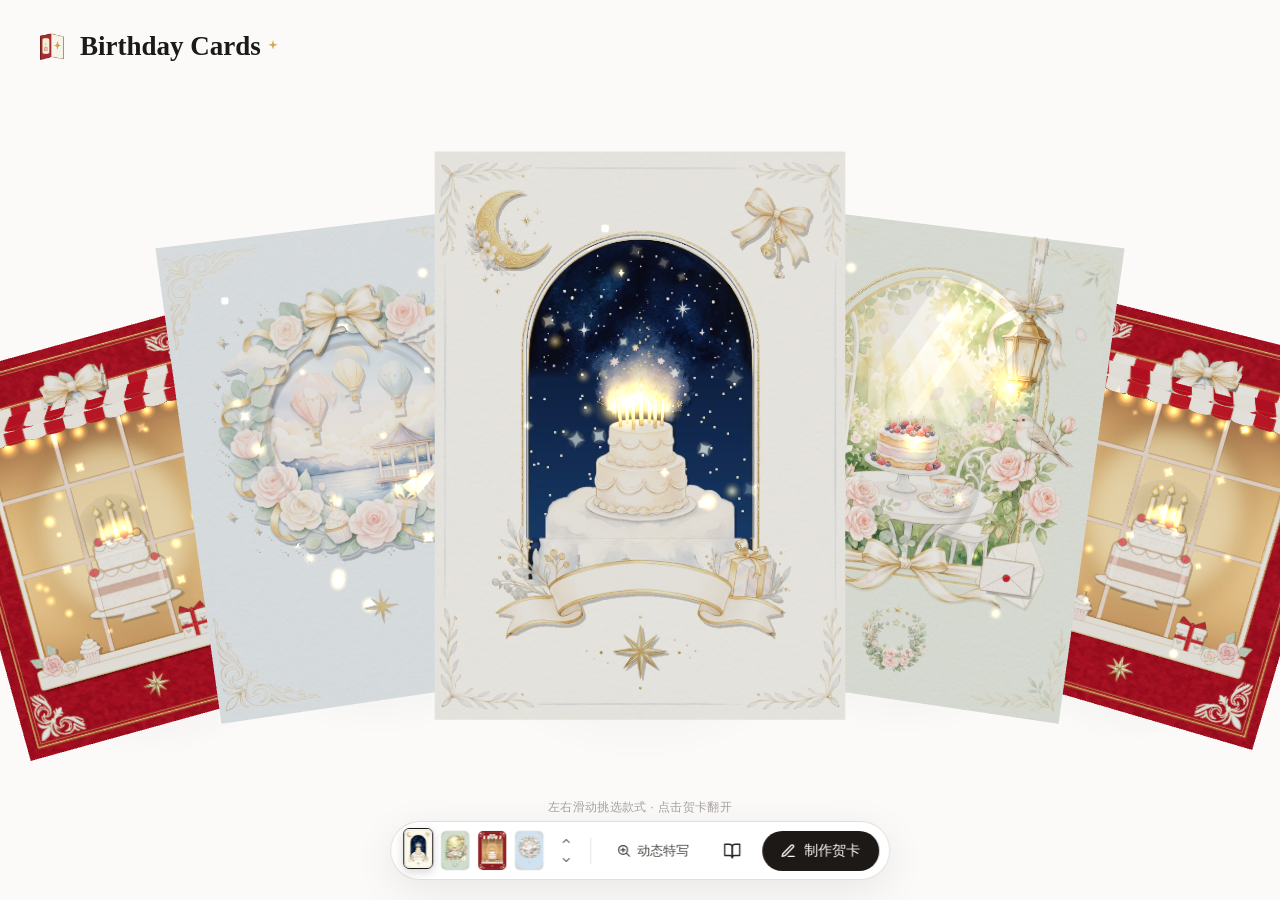
<file: docs/index.html>
<!DOCTYPE html>
<html lang="zh-CN">
<head>
  <meta charset="UTF-8" />
  <meta name="viewport" content="width=device-width, initial-scale=1.0, maximum-scale=1.0, user-scalable=no" />
  <title>Birthday Cards — 制作与分享你的生日贺卡</title>
  <meta property="og:title" content="Birthday Cards — 制作与分享你的生日贺卡" />
  <meta property="og:description" content="亲手挑一张 3D 立体生日贺卡，写下祝福、装进信封、盖上火漆印章，附带专属微信生日红包送给朋友。" />
  <meta property="og:type" content="website" />
  <link rel="icon" type="image/webp" href="./assets/brand/mark.webp" />
  <link rel="stylesheet" href="./css/styles.css" />
</head>
<body>
  <div id="site-loading" class="site-loading" aria-hidden="false">
    <div class="loading-inner">
      <div class="loading-illustration">
        <img src="./assets/brand/mark.webp" alt="" class="loading-mark" />
        <svg class="loading-sparkles" viewBox="0 0 120 80" fill="none" aria-hidden="true">
          <path d="M22 18L24 23L29 25L24 27L22 32L20 27L15 25L20 23Z" fill="#d4a84f" />
          <path d="M98 14L99.5 18L103.5 19.5L99.5 21L98 25L96.5 21L92.5 19.5L96.5 18Z" fill="#d4a84f" />
          <circle cx="92" cy="60" r="2.2" fill="#d4a84f" opacity="0.7" />
          <circle cx="30" cy="62" r="1.8" fill="#d4a84f" opacity="0.6" />
        </svg>
      </div>
      <div class="loading-title">Birthday Cards</div>
      <div class="loading-subtitle">A little birthday magic is on its way...</div>
    </div>
  </div>

  <div id="app"></div>
  <div id="toast-container" class="toast-container" aria-live="polite"></div>

  <script>
    window.__STANDALONE_BUNDLE__ = true;
    window.__INLINE_ASSETS__ = {"/assets/brand/mark.png": "./assets/brand/mark.webp", "/assets/cards/candlelight-wish/cover.png": "./assets/cards/candlelight-wish/cover.webp", "/assets/cards/candlelight-wish/emblem.png": "./assets/cards/candlelight-wish/emblem.webp", "/assets/cards/candlelight-wish/foil.png": "./assets/cards/candlelight-wish/foil.webp", "/assets/cards/candlelight-wish/layers/bg.png": "./assets/cards/candlelight-wish/layers/bg.webp", "/assets/cards/candlelight-wish/layers/cake.png": "./assets/cards/candlelight-wish/layers/cake.webp", "/assets/cards/candlelight-wish/layers/frame.png": "./assets/cards/candlelight-wish/layers/frame.webp", "/assets/cards/candlelight-wish/layers/prop-bells.png": "./assets/cards/candlelight-wish/layers/prop-bells.webp", "/assets/cards/candlelight-wish/layers/prop-moon.png": "./assets/cards/candlelight-wish/layers/prop-moon.webp", "/assets/cards/candlelight-wish/layers/prop-ribbon.png": "./assets/cards/candlelight-wish/layers/prop-ribbon.webp", "/assets/cards/candlelight-wish/layers/prop-star.png": "./assets/cards/candlelight-wish/layers/prop-star.webp", "/assets/cards/candlelight-wish/relief-normal.png": "./assets/cards/candlelight-wish/relief-normal.webp", "/assets/cards/candlelight-wish/thumb.png": "./assets/cards/candlelight-wish/thumb.webp", "/assets/cards/garden-tea/cover.png": "./assets/cards/garden-tea/cover.webp", "/assets/cards/garden-tea/emblem.png": "./assets/cards/garden-tea/emblem.webp", "/assets/cards/garden-tea/foil.png": "./assets/cards/garden-tea/foil.webp", "/assets/cards/garden-tea/layers/bg.png": "./assets/cards/garden-tea/layers/bg.webp", "/assets/cards/garden-tea/layers/frame.png": "./assets/cards/garden-tea/layers/frame.webp", "/assets/cards/garden-tea/layers/prop-envelope.png": "./assets/cards/garden-tea/layers/prop-envelope.webp", "/assets/cards/garden-tea/layers/prop-lantern.png": "./assets/cards/garden-tea/layers/prop-lantern.webp", "/assets/cards/garden-tea/layers/prop-ribbon.png": "./assets/cards/garden-tea/layers/prop-ribbon.webp", "/assets/cards/garden-tea/layers/prop-wreath.png": "./assets/cards/garden-tea/layers/prop-wreath.webp", "/assets/cards/garden-tea/layers/table.png": "./assets/cards/garden-tea/layers/table.webp", "/assets/cards/garden-tea/relief-normal.png": "./assets/cards/garden-tea/relief-normal.webp", "/assets/cards/garden-tea/thumb.png": "./assets/cards/garden-tea/thumb.webp", "/assets/cards/patisserie-window/cover.png": "./assets/cards/patisserie-window/cover.webp", "/assets/cards/patisserie-window/emblem.png": "./assets/cards/patisserie-window/emblem.webp", "/assets/cards/patisserie-window/foil.png": "./assets/cards/patisserie-window/foil.webp", "/assets/cards/patisserie-window/layers/awning-tex.png": "./assets/cards/patisserie-window/layers/awning-tex.webp", "/assets/cards/patisserie-window/layers/bg.png": "./assets/cards/patisserie-window/layers/bg.webp", "/assets/cards/patisserie-window/layers/cake.png": "./assets/cards/patisserie-window/layers/cake.webp", "/assets/cards/patisserie-window/layers/frame.png": "./assets/cards/patisserie-window/layers/frame.webp", "/assets/cards/patisserie-window/layers/prop-bow.png": "./assets/cards/patisserie-window/layers/prop-bow.webp", "/assets/cards/patisserie-window/layers/prop-sill.png": "./assets/cards/patisserie-window/layers/prop-sill.webp", "/assets/cards/patisserie-window/relief-normal.png": "./assets/cards/patisserie-window/relief-normal.webp", "/assets/cards/patisserie-window/thumb.png": "./assets/cards/patisserie-window/thumb.webp", "/assets/cards/sky-balloons/cover.png": "./assets/cards/sky-balloons/cover.webp", "/assets/cards/sky-balloons/emblem.png": "./assets/cards/sky-balloons/emblem.webp", "/assets/cards/sky-balloons/foil.png": "./assets/cards/sky-balloons/foil.webp", "/assets/cards/sky-balloons/layers/balloon-blue.png": "./assets/cards/sky-balloons/layers/balloon-blue.webp", "/assets/cards/sky-balloons/layers/balloon-gold.png": "./assets/cards/sky-balloons/layers/balloon-gold.webp", "/assets/cards/sky-balloons/layers/balloon-pink.png": "./assets/cards/sky-balloons/layers/balloon-pink.webp", "/assets/cards/sky-balloons/layers/bg.png": "./assets/cards/sky-balloons/layers/bg.webp", "/assets/cards/sky-balloons/layers/frame.png": "./assets/cards/sky-balloons/layers/frame.webp", "/assets/cards/sky-balloons/layers/prop-bow.png": "./assets/cards/sky-balloons/layers/prop-bow.webp", "/assets/cards/sky-balloons/layers/prop-star.png": "./assets/cards/sky-balloons/layers/prop-star.webp", "/assets/cards/sky-balloons/layers/wreath.png": "./assets/cards/sky-balloons/layers/wreath.webp", "/assets/cards/sky-balloons/relief-normal.png": "./assets/cards/sky-balloons/relief-normal.webp", "/assets/cards/sky-balloons/thumb.png": "./assets/cards/sky-balloons/thumb.webp", "/assets/stickers/balloon.png": "./assets/stickers/balloon.webp", "/assets/stickers/bow.png": "./assets/stickers/bow.webp", "/assets/stickers/cake.png": "./assets/stickers/cake.webp", "/assets/stickers/candle.png": "./assets/stickers/candle.webp", "/assets/stickers/crown.png": "./assets/stickers/crown.webp", "/assets/stickers/cupcake.png": "./assets/stickers/cupcake.webp", "/assets/stickers/envelope.png": "./assets/stickers/envelope.webp", "/assets/stickers/gift.png": "./assets/stickers/gift.webp", "/assets/stickers/moon.png": "./assets/stickers/moon.webp", "/assets/stickers/sparkles.png": "./assets/stickers/sparkles.webp", "/assets/stickers/star-gold.png": "./assets/stickers/star-gold.webp", "/assets/stickers/wreath.png": "./assets/stickers/wreath.webp", "/assets/textures/kraft-albedo.png": "./assets/textures/kraft-albedo.webp", "/assets/textures/kraft-normal.png": "./assets/textures/kraft-normal.webp", "/assets/textures/lining-crimson-stars.png": "./assets/textures/lining-crimson-stars.webp", "/assets/textures/pearl-normal.png": "./assets/textures/pearl-normal.webp", "/assets/textures/watercolor-normal.png": "./assets/textures/watercolor-normal.webp", "/assets/textures/watercolor-rough.png": "./assets/textures/watercolor-rough.webp"};
    (function () {
      function hideSplash() {
        var el = document.getElementById('site-loading');
        if (el) {
          el.classList.add('hidden');
          el.setAttribute('aria-hidden', 'true');
        }
      }
      window.addEventListener('error', hideSplash);
      setTimeout(hideSplash, 6000);
    })();
  </script>
  <script src="./js/three.bundle.js"></script>
  <script src="./js/app.bundle.js"></script>
</body>
</html>
</file>
<file: docs/css/styles.css>
:root {
  --bg-canvas: #fbfaf9;
  --surface-white: #ffffff;
  --surface-glass: rgba(255, 255, 255, 0.92);
  --border-subtle: rgba(214, 211, 209, 0.72);
  --border-hairline: #ece9e4;
  --ink-900: #1c1917;
  --ink-800: #292524;
  --ink-700: #44403c;
  --ink-600: #57534e;
  --ink-500: #78716c;
  --ink-400: #a8a29e;
  --stone-100: #f5f5f4;
  --stone-200: #e7e5e4;
  --amber-50: #fffbeb;
  --amber-900: #78350f;
  --emerald-50: #ecfdf5;
  --emerald-800: #065f46;
  --gold-accent: #c89b44;
  --shadow-dock: 0 10px 40px rgba(0, 0, 0, 0.08);
  --shadow-soft: 0 4px 18px rgba(0, 0, 0, 0.06);

  --font-sans: -apple-system, BlinkMacSystemFont, "PingFang SC", "Hiragino Sans GB", "Microsoft YaHei", "Segoe UI", sans-serif;
  --font-hand-zh: "Ma Shan Zheng", "Kaiti SC", "STKaiti", "KaiTi", serif;
  --font-caveat: "Caveat", "Cormorant Garamond", "Segoe Script", cursive;
  --font-songti: "Noto Serif SC", "Songti SC", "STSong", "SimSun", serif;
}

*, *::before, *::after {
  box-sizing: border-box;
}

html, body {
  margin: 0;
  padding: 0;
  width: 100%;
  height: 100%;
  background: var(--bg-canvas);
  color: var(--ink-900);
  font-family: var(--font-sans);
  -webkit-font-smoothing: antialiased;
  -moz-osx-font-smoothing: grayscale;
  overflow: hidden;
  user-select: none;
}

button, input, textarea {
  font-family: inherit;
}

button {
  cursor: pointer;
  border: none;
  background: none;
  color: inherit;
  padding: 0;
}

a {
  color: inherit;
  text-decoration: none;
}

/* Loading Splash */
.site-loading {
  position: fixed;
  inset: 0;
  z-index: 9999;
  background: var(--bg-canvas);
  display: flex;
  align-items: center;
  justify-content: center;
  transition: opacity 0.45s ease, visibility 0.45s ease;
}

.site-loading.hidden {
  opacity: 0;
  visibility: hidden;
  pointer-events: none;
}

.loading-inner {
  display: flex;
  flex-direction: column;
  align-items: center;
  text-align: center;
  gap: 10px;
}

.loading-illustration {
  position: relative;
  width: 120px;
  height: 80px;
  display: flex;
  align-items: center;
  justify-content: center;
}

.loading-mark {
  width: 66px;
  height: 66px;
  object-fit: contain;
  animation: gentle-float 2.4s ease-in-out infinite;
}

.loading-sparkles {
  position: absolute;
  inset: 0;
  width: 100%;
  height: 100%;
}

.loading-title {
  font-family: var(--font-caveat);
  font-size: 32px;
  font-weight: 600;
  letter-spacing: 0.01em;
  color: var(--ink-900);
}

.loading-subtitle {
  font-size: 13px;
  color: var(--ink-500);
  letter-spacing: 0.02em;
}

@keyframes gentle-float {
  0%, 100% { transform: translateY(0px); }
  50% { transform: translateY(-4px); }
}

/* App Shell */
#app {
  position: relative;
  width: 100%;
  height: 100%;
}

.stage-canvas-wrap {
  position: relative;
  width: 100%;
  height: 100%;
  overflow: hidden;
  touch-action: none;
}

.stage-canvas-wrap canvas {
  display: block;
  width: 100%;
  height: 100%;
  outline: none;
}

/* Brand Header (Home & Letter & Outbox) */
.brand-lockup {
  position: fixed;
  top: 22px;
  left: 28px;
  z-index: 30;
  display: inline-flex;
  align-items: center;
  gap: 10px;
  padding: 6px 10px 6px 6px;
  border-radius: 14px;
  transition: opacity 0.2s ease;
}

.brand-lockup:hover {
  opacity: 0.82;
}

.brand-mark {
  width: 36px;
  height: 36px;
  object-fit: contain;
}

.brand-wordmark {
  display: inline-flex;
  align-items: center;
  gap: 5px;
  font-family: var(--font-caveat);
  font-size: 27px;
  font-weight: 600;
  color: var(--ink-900);
  line-height: 1;
}

.brand-wordmark-zh {
  font-size: 13px;
  font-family: var(--font-sans);
  font-weight: 500;
  color: var(--ink-500);
  margin-left: 4px;
}

/* Home View */
.home-view {
  position: relative;
  width: 100%;
  height: 100%;
}

.home-hint {
  position: fixed;
  bottom: 84px;
  left: 50%;
  transform: translateX(-50%);
  z-index: 20;
  font-size: 12px;
  color: var(--ink-400);
  letter-spacing: 0.03em;
  pointer-events: none;
  transition: opacity 0.25s ease;
}

.home-dock {
  position: fixed;
  bottom: 20px;
  left: 50%;
  transform: translateX(-50%);
  z-index: 30;
  display: flex;
  align-items: center;
  gap: 10px;
  padding: 8px 10px 8px 12px;
  border-radius: 999px;
  background: var(--surface-glass);
  backdrop-filter: blur(20px);
  -webkit-backdrop-filter: blur(20px);
  border: 1px solid var(--border-subtle);
  box-shadow: var(--shadow-dock);
}

.dock-thumbs {
  display: flex;
  align-items: center;
  gap: 7px;
}

.dock-thumb-btn {
  position: relative;
  width: 30px;
  height: 41px;
  border-radius: 6px;
  overflow: hidden;
  border: 1.5px solid transparent;
  transition: transform 0.2s ease, border-color 0.2s ease, box-shadow 0.2s ease;
  background: var(--stone-100);
}

.dock-thumb-btn img {
  width: 100%;
  height: 100%;
  object-fit: cover;
  display: block;
}

.dock-thumb-btn[aria-pressed="true"] {
  border-color: var(--ink-900);
  transform: translateY(-2px);
  box-shadow: 0 3px 10px rgba(28, 25, 23, 0.18);
}

.dock-thumb-btn:hover:not([aria-pressed="true"]) {
  transform: translateY(-1px);
  border-color: var(--ink-400);
}

.dock-nav-arrows {
  display: flex;
  flex-direction: column;
  gap: 2px;
  padding: 0 2px;
}

.dock-arrow-btn {
  width: 20px;
  height: 17px;
  display: flex;
  align-items: center;
  justify-content: center;
  border-radius: 4px;
  color: var(--ink-500);
  transition: color 0.15s, background 0.15s;
}

.dock-arrow-btn:hover {
  color: var(--ink-900);
  background: rgba(28, 25, 23, 0.06);
}

.dock-divider {
  width: 1px;
  height: 26px;
  background: var(--stone-200);
  margin: 0 2px;
}

.dock-icon-btn {
  width: 40px;
  height: 40px;
  border-radius: 999px;
  display: inline-flex;
  align-items: center;
  justify-content: center;
  color: var(--ink-800);
  transition: background 0.18s ease, transform 0.15s ease;
}

.dock-icon-btn:hover {
  background: rgba(28, 25, 23, 0.06);
}

.dock-icon-btn[aria-pressed="true"] {
  background: rgba(28, 25, 23, 0.08);
  color: var(--ink-900);
}

.primary-pill-btn {
  display: inline-flex;
  align-items: center;
  justify-content: center;
  gap: 8px;
  height: 40px;
  padding: 0 18px;
  border-radius: 999px;
  background: var(--ink-900);
  color: #ffffff;
  font-size: 14px;
  font-weight: 500;
  letter-spacing: 0.01em;
  transition: background 0.18s ease, transform 0.15s ease;
  white-space: nowrap;
}

.primary-pill-btn:hover {
  background: var(--ink-800);
}

.primary-pill-btn:active {
  transform: scale(0.98);
}

.primary-pill-btn:disabled {
  opacity: 0.45;
  cursor: not-allowed;
}

.secondary-pill-btn {
  display: inline-flex;
  align-items: center;
  justify-content: center;
  gap: 6px;
  height: 36px;
  padding: 0 14px;
  border-radius: 999px;
  background: var(--surface-white);
  border: 1px solid var(--stone-200);
  color: var(--ink-800);
  font-size: 13px;
  font-weight: 500;
  transition: background 0.15s, border-color 0.15s;
  white-space: nowrap;
}

.secondary-pill-btn:hover {
  background: var(--stone-100);
  border-color: var(--ink-400);
}

/* Editor View Layout */
.editor-shell {
  display: flex;
  flex-direction: column;
  width: 100%;
  height: 100%;
  background: var(--bg-canvas);
}

.editor-topbar {
  height: 56px;
  flex-shrink: 0;
  display: flex;
  align-items: center;
  justify-content: space-between;
  padding: 0 20px;
  background: var(--surface-white);
  border-bottom: 1px solid var(--border-hairline);
  z-index: 30;
}

.topbar-back-btn {
  display: inline-flex;
  align-items: center;
  gap: 6px;
  font-size: 15px;
  font-weight: 600;
  color: var(--ink-900);
  padding: 6px 10px 6px 4px;
  border-radius: 8px;
  transition: background 0.15s;
}

.topbar-back-btn:hover {
  background: var(--stone-100);
}

.topbar-stepper {
  display: flex;
  align-items: center;
  gap: 10px;
  font-size: 14px;
}

.step-label {
  color: var(--ink-400);
  font-weight: 500;
  transition: color 0.2s;
}

.step-label.active {
  color: var(--ink-900);
  font-weight: 600;
}

.step-sep {
  color: var(--ink-400);
  font-size: 12px;
}

.topbar-actions {
  display: flex;
  align-items: center;
  gap: 10px;
}

.topbar-cta {
  height: 36px;
  padding: 0 18px;
  border-radius: 10px;
  background: var(--ink-900);
  color: #ffffff;
  font-size: 14px;
  font-weight: 500;
  transition: background 0.15s;
}

.topbar-cta:hover {
  background: var(--ink-800);
}

.topbar-secondary {
  height: 36px;
  padding: 0 16px;
  border-radius: 10px;
  background: var(--surface-white);
  border: 1px solid var(--stone-200);
  color: var(--ink-800);
  font-size: 14px;
  font-weight: 500;
}

.topbar-secondary:hover {
  background: var(--stone-100);
}

.editor-body {
  flex: 1;
  min-height: 0;
  display: flex;
  position: relative;
}

/* Left Tool Rail */
.editor-rail {
  width: 76px;
  flex-shrink: 0;
  background: var(--surface-white);
  border-right: 1px solid var(--border-hairline);
  padding: 16px 10px;
  display: flex;
  flex-direction: column;
  align-items: center;
  gap: 10px;
  z-index: 25;
}

.rail-tab-btn {
  width: 54px;
  height: 58px;
  border-radius: 14px;
  display: flex;
  flex-direction: column;
  align-items: center;
  justify-content: center;
  gap: 5px;
  color: var(--ink-600);
  font-size: 12px;
  font-weight: 500;
  transition: background 0.18s, color 0.18s;
}

.rail-tab-btn:hover:not(.active) {
  background: var(--stone-100);
  color: var(--ink-900);
}

.rail-tab-btn.active {
  background: var(--ink-900);
  color: #ffffff;
}

/* Center Stage */
.editor-stage {
  flex: 1;
  min-width: 0;
  position: relative;
  background: var(--bg-canvas);
}

.stage-pagination {
  position: absolute;
  bottom: 20px;
  left: 50%;
  transform: translateX(-50%);
  z-index: 20;
  display: inline-flex;
  align-items: center;
  gap: 14px;
  padding: 6px 14px;
  border-radius: 999px;
  background: rgba(255, 255, 255, 0.78);
  backdrop-filter: blur(12px);
  border: 1px solid rgba(231, 229, 228, 0.7);
  font-size: 13px;
  color: var(--ink-600);
}

.page-nav-btn {
  width: 28px;
  height: 28px;
  border-radius: 999px;
  display: inline-flex;
  align-items: center;
  justify-content: center;
  color: var(--ink-600);
  transition: background 0.15s, color 0.15s;
}

.page-nav-btn:hover {
  background: rgba(28, 25, 23, 0.07);
  color: var(--ink-900);
}

.page-indicator {
  min-width: 72px;
  text-align: center;
  font-weight: 500;
}

/* Projected Canvas Overlays (Inline Text Editor & Sticker Gizmo) */
.canvas-overlay-layer {
  position: absolute;
  inset: 0;
  pointer-events: none;
  z-index: 18;
  overflow: hidden;
}

.inline-text-editor {
  position: absolute;
  pointer-events: auto;
  background: rgba(255, 255, 255, 0.92);
  border: 1.5px solid var(--ink-900);
  border-radius: 8px;
  padding: 6px 10px;
  color: var(--ink-900);
  outline: none;
  box-shadow: 0 8px 26px rgba(0, 0, 0, 0.12);
  resize: none;
  line-height: 1.45;
  overflow: auto;
}

.sticker-gizmo {
  position: absolute;
  pointer-events: auto;
  border: 1.5px dashed rgba(28, 25, 23, 0.68);
  border-radius: 8px;
  cursor: move;
  box-shadow: 0 0 0 1px rgba(255, 255, 255, 0.75);
}

.gizmo-handle {
  position: absolute;
  width: 22px;
  height: 22px;
  border-radius: 999px;
  background: var(--ink-900);
  color: #ffffff;
  display: flex;
  align-items: center;
  justify-content: center;
  font-size: 12px;
  box-shadow: 0 2px 8px rgba(0, 0, 0, 0.2);
}

.gizmo-delete {
  top: -11px;
  right: -11px;
  cursor: pointer;
}

.gizmo-scale {
  bottom: -11px;
  right: -11px;
  cursor: nwse-resize;
  background: #ffffff;
  color: var(--ink-900);
  border: 1.5px solid var(--ink-900);
}

.gizmo-rotate {
  top: -11px;
  left: -11px;
  cursor: grab;
  background: #ffffff;
  color: var(--ink-900);
  border: 1.5px solid var(--ink-900);
}

/* Right Drawer */
.editor-drawer {
  width: 306px;
  flex-shrink: 0;
  background: var(--surface-white);
  border-left: 1px solid var(--border-hairline);
  padding: 22px 20px;
  overflow-y: auto;
  z-index: 25;
}

.drawer-title {
  margin: 0 0 4px;
  font-size: 16px;
  font-weight: 600;
  color: var(--ink-900);
}

.drawer-subtitle {
  margin: 0 0 18px;
  font-size: 12px;
  line-height: 1.5;
  color: var(--ink-500);
}

/* Cover Grid */
.cover-grid {
  display: grid;
  grid-template-columns: repeat(2, 1fr);
  gap: 12px;
}

.cover-card-option {
  position: relative;
  border-radius: 12px;
  overflow: hidden;
  border: 2px solid transparent;
  background: var(--stone-100);
  aspect-ratio: 26 / 36;
  transition: transform 0.15s ease, border-color 0.15s ease;
}

.cover-card-option img {
  width: 100%;
  height: 100%;
  object-fit: cover;
  display: block;
}

.cover-card-option:hover {
  transform: translateY(-2px);
}

.cover-card-option.active {
  border-color: var(--ink-900);
}

.cover-check {
  position: absolute;
  top: 8px;
  right: 8px;
  width: 22px;
  height: 22px;
  border-radius: 999px;
  background: var(--ink-900);
  color: #ffffff;
  display: flex;
  align-items: center;
  justify-content: center;
  box-shadow: 0 2px 6px rgba(0, 0, 0, 0.2);
}

.cover-name-tag {
  position: absolute;
  left: 6px;
  right: 6px;
  bottom: 6px;
  padding: 3px 6px;
  border-radius: 6px;
  background: rgba(255, 255, 255, 0.88);
  backdrop-filter: blur(6px);
  font-size: 11px;
  font-weight: 500;
  color: var(--ink-900);
  text-align: center;
}

/* Paper List */
.paper-list {
  display: flex;
  flex-direction: column;
  gap: 10px;
}

.paper-option {
  display: flex;
  align-items: center;
  gap: 12px;
  width: 100%;
  padding: 10px 12px;
  border-radius: 12px;
  border: 1px solid var(--border-hairline);
  background: var(--surface-white);
  font-size: 14px;
  font-weight: 500;
  color: var(--ink-800);
  text-align: left;
  transition: background 0.15s, border-color 0.15s, color 0.15s;
}

.paper-option:hover:not(.active) {
  background: var(--stone-100);
}

.paper-option.active {
  background: var(--ink-900);
  border-color: var(--ink-900);
  color: #ffffff;
}

.paper-swatch {
  width: 34px;
  height: 34px;
  border-radius: 8px;
  border: 1px solid rgba(0, 0, 0, 0.1);
  flex-shrink: 0;
}

.paper-swatch.watercolor {
  background: radial-gradient(circle at 30% 30%, #faf8f4, #efe9df);
}

.paper-swatch.kraft {
  background: radial-gradient(circle at 30% 30%, #d1b593, #b99974);
}

.paper-swatch.pearl {
  background: linear-gradient(135deg, #fbf7f8 0%, #efe6eb 50%, #f9f4f6 100%);
}

/* Stickers Grid */
.sticker-grid {
  display: grid;
  grid-template-columns: repeat(3, 1fr);
  gap: 10px;
}

.sticker-cell {
  aspect-ratio: 1;
  border-radius: 12px;
  border: 1px solid var(--border-hairline);
  background: #fcfbfa;
  padding: 8px;
  display: flex;
  align-items: center;
  justify-content: center;
  transition: transform 0.15s, border-color 0.15s, box-shadow 0.15s;
}

.sticker-cell:hover {
  transform: translateY(-2px);
  border-color: var(--ink-400);
  box-shadow: 0 4px 12px rgba(0, 0, 0, 0.06);
}

.sticker-cell img {
  width: 100%;
  height: 100%;
  object-fit: contain;
  pointer-events: none;
}

.sticker-tip {
  margin-top: 14px;
  padding: 10px 12px;
  border-radius: 10px;
  background: var(--stone-100);
  font-size: 12px;
  color: var(--ink-600);
  line-height: 1.5;
}

/* Text Panel */
.panel-section-label {
  font-size: 12px;
  font-weight: 500;
  color: var(--ink-500);
  margin: 0 0 8px;
}

.font-pills {
  display: grid;
  grid-template-columns: repeat(3, 1fr);
  gap: 8px;
  margin-bottom: 20px;
}

.font-pill-btn {
  height: 38px;
  border-radius: 999px;
  background: var(--stone-100);
  color: var(--ink-800);
  font-size: 14px;
  display: flex;
  align-items: center;
  justify-content: center;
  transition: background 0.15s, color 0.15s;
}

.font-pill-btn.active {
  background: var(--ink-900);
  color: #ffffff;
}

.font-pill-btn.font-hand {
  font-family: var(--font-hand-zh);
  font-size: 15px;
}

.font-pill-btn.font-en {
  font-family: var(--font-caveat);
  font-style: italic;
  font-size: 17px;
}

.font-pill-btn.font-song {
  font-family: var(--font-songti);
}

.preset-wish-list {
  display: flex;
  flex-direction: column;
  gap: 8px;
  margin-bottom: 20px;
}

.preset-wish-btn {
  width: 100%;
  padding: 10px 12px;
  border-radius: 10px;
  background: #faf9f7;
  border: 1px solid var(--border-hairline);
  font-size: 13px;
  line-height: 1.45;
  color: var(--ink-800);
  text-align: left;
  transition: background 0.15s, border-color 0.15s;
}

.preset-wish-btn:hover {
  background: var(--stone-100);
  border-color: var(--ink-400);
}

.text-inputs-stack {
  display: flex;
  flex-direction: column;
  gap: 10px;
  padding-top: 14px;
  border-top: 1px solid var(--border-hairline);
}

.field-group label {
  display: block;
  font-size: 11px;
  color: var(--ink-500);
  margin-bottom: 4px;
}

.field-input, .field-textarea {
  width: 100%;
  border-radius: 8px;
  border: 1px solid var(--stone-200);
  background: #faf9f7;
  padding: 8px 10px;
  font-size: 13px;
  color: var(--ink-900);
  outline: none;
  transition: border-color 0.15s, background 0.15s;
}

.field-input:focus, .field-textarea:focus {
  border-color: var(--ink-900);
  background: #ffffff;
}

.field-textarea {
  min-height: 80px;
  resize: vertical;
  line-height: 1.5;
}

/* Music Panel */
.audio-upload-box {
  width: 100%;
  padding: 12px 14px;
  border-radius: 12px;
  border: 1px dashed var(--ink-400);
  background: #faf9f7;
  color: var(--ink-800);
  font-size: 13px;
  font-weight: 500;
  display: inline-flex;
  align-items: center;
  justify-content: center;
  gap: 8px;
  transition: border-color 0.15s, background 0.15s;
}

.audio-upload-box:hover {
  border-color: var(--ink-900);
  background: var(--stone-100);
}

.audio-active-card {
  margin-top: 12px;
  padding: 12px;
  border-radius: 12px;
  background: var(--stone-100);
  display: flex;
  flex-direction: column;
  gap: 8px;
}

.audio-active-row {
  display: flex;
  align-items: center;
  justify-content: space-between;
  gap: 8px;
}

.audio-track-name {
  font-size: 13px;
  font-weight: 500;
  color: var(--ink-900);
  overflow: hidden;
  text-overflow: ellipsis;
  white-space: nowrap;
}

.preset-music-list {
  margin-top: 18px;
  display: flex;
  flex-direction: column;
  gap: 8px;
}

.preset-music-btn {
  display: flex;
  align-items: center;
  justify-content: space-between;
  padding: 10px 12px;
  border-radius: 10px;
  border: 1px solid var(--border-hairline);
  background: var(--surface-white);
  font-size: 13px;
  color: var(--ink-800);
  transition: background 0.15s, border-color 0.15s;
}

.preset-music-btn.active {
  background: var(--ink-900);
  color: #ffffff;
  border-color: var(--ink-900);
}

/* Bottom Status Bar */
.editor-bottombar {
  height: 46px;
  flex-shrink: 0;
  display: flex;
  align-items: center;
  justify-content: space-between;
  padding: 0 20px;
  background: var(--surface-white);
  border-top: 1px solid var(--border-hairline);
  z-index: 25;
}

.zoom-group, .history-group {
  display: flex;
  align-items: center;
  gap: 6px;
}

.bar-icon-btn {
  width: 30px;
  height: 30px;
  border-radius: 8px;
  display: inline-flex;
  align-items: center;
  justify-content: center;
  color: var(--ink-600);
  transition: background 0.15s, color 0.15s;
}

.bar-icon-btn:hover:not(:disabled) {
  background: var(--stone-100);
  color: var(--ink-900);
}

.bar-icon-btn:disabled {
  opacity: 0.35;
  cursor: not-allowed;
}

.zoom-readout {
  min-width: 44px;
  text-align: center;
  font-size: 12px;
  color: var(--ink-600);
}

/* Preview Exit Pill */
.preview-exit-pill {
  position: fixed;
  top: 20px;
  right: 24px;
  z-index: 50;
  height: 38px;
  padding: 0 16px;
  border-radius: 999px;
  background: var(--surface-glass);
  backdrop-filter: blur(16px);
  border: 1px solid var(--border-subtle);
  box-shadow: var(--shadow-soft);
  font-size: 13px;
  font-weight: 500;
  color: var(--ink-900);
  display: inline-flex;
  align-items: center;
  gap: 6px;
}

/* Sealing & Delivery UI */
.seal-stage-wrap {
  position: relative;
  flex: 1;
  min-height: 0;
  display: flex;
}

.seal-canvas-area {
  flex: 1;
  position: relative;
  min-width: 0;
}

.seal-hold-overlay {
  position: absolute;
  inset: 0;
  pointer-events: none;
  display: flex;
  align-items: center;
  justify-content: center;
}

.seal-ring-btn {
  position: absolute;
  transform: translate(-50%, -50%);
  width: 112px;
  height: 112px;
  border-radius: 999px;
  pointer-events: auto;
  display: flex;
  align-items: center;
  justify-content: center;
  background: radial-gradient(circle, rgba(255, 255, 255, 0.25) 0%, rgba(255, 255, 255, 0) 70%);
  touch-action: none;
}

.seal-ring-svg {
  width: 100%;
  height: 100%;
  transform: rotate(-90deg);
}

.seal-ring-track {
  fill: none;
  stroke: rgba(168, 162, 158, 0.4);
  stroke-width: 3;
}

.seal-ring-progress {
  fill: none;
  stroke: #b91c1c;
  stroke-width: 3.5;
  stroke-linecap: round;
  transition: stroke-dashoffset 0.04s linear;
}

.seal-prompt-caption {
  position: absolute;
  bottom: 42px;
  left: 50%;
  transform: translateX(-50%);
  font-size: 14px;
  color: var(--ink-600);
  background: rgba(251, 250, 249, 0.85);
  padding: 6px 14px;
  border-radius: 999px;
  white-space: nowrap;
  pointer-events: none;
}

.delivery-drawer {
  width: 364px;
  flex-shrink: 0;
  background: var(--surface-white);
  border-left: 1px solid var(--border-hairline);
  padding: 40px 28px;
  display: flex;
  flex-direction: column;
  justify-content: center;
  z-index: 25;
}

.delivery-heading {
  margin: 0 0 6px;
  font-size: 20px;
  font-weight: 600;
  color: var(--ink-900);
}

.delivery-sub {
  margin: 0 0 24px;
  font-size: 13px;
  color: var(--ink-500);
}

.schedule-pills {
  display: flex;
  flex-wrap: wrap;
  gap: 8px;
  margin-bottom: 12px;
}

.schedule-pill {
  height: 34px;
  padding: 0 12px;
  border-radius: 10px;
  background: var(--stone-100);
  color: var(--ink-700);
  font-size: 13px;
  font-weight: 500;
  transition: background 0.15s, color 0.15s;
}

.schedule-pill.active {
  background: var(--ink-900);
  color: #ffffff;
}

.custom-date-row {
  margin-bottom: 12px;
}

.delivery-note {
  margin: 0 0 22px;
  font-size: 12px;
  line-height: 1.6;
  color: var(--ink-400);
}

.send-submit-btn {
  width: 100%;
  height: 46px;
  border-radius: 12px;
  background: var(--ink-900);
  color: #ffffff;
  font-size: 15px;
  font-weight: 500;
  transition: background 0.15s;
}

.send-submit-btn:hover {
  background: var(--ink-800);
}

/* Sent Confirmation View */
.sent-confirmation {
  flex: 1;
  display: flex;
  align-items: center;
  justify-content: center;
  padding: 24px;
}

.sent-card {
  width: 100%;
  max-width: 440px;
}

.sent-title {
  margin: 0 0 6px;
  font-size: 22px;
  font-weight: 600;
  color: var(--ink-900);
}

.sent-subtitle {
  margin: 0 0 20px;
  font-size: 14px;
  color: var(--ink-500);
  line-height: 1.5;
}

.share-link-box {
  display: flex;
  align-items: center;
  gap: 8px;
  padding: 6px 6px 6px 14px;
  border-radius: 14px;
  border: 1px solid var(--stone-200);
  background: var(--surface-white);
  margin-bottom: 16px;
}

.share-link-input {
  flex: 1;
  min-width: 0;
  border: none;
  background: transparent;
  font-size: 13px;
  color: var(--ink-700);
  outline: none;
}

.copy-dark-btn {
  height: 36px;
  padding: 0 14px;
  border-radius: 10px;
  background: var(--ink-900);
  color: #ffffff;
  font-size: 13px;
  font-weight: 500;
  display: inline-flex;
  align-items: center;
  gap: 6px;
  flex-shrink: 0;
}

.outbox-callout {
  padding: 16px 18px;
  border-radius: 14px;
  background: var(--amber-50);
  color: var(--amber-900);
  margin-bottom: 22px;
}

.outbox-callout-title {
  display: flex;
  align-items: center;
  gap: 6px;
  font-size: 14px;
  font-weight: 600;
  margin-bottom: 6px;
}

.outbox-callout-desc {
  margin: 0 0 12px;
  font-size: 12.5px;
  line-height: 1.55;
  opacity: 0.9;
}

.outbox-callout-links {
  display: flex;
  flex-direction: column;
  align-items: flex-start;
  gap: 6px;
}

.text-link-btn {
  font-size: 13px;
  font-weight: 500;
  text-decoration: underline;
  text-underline-offset: 3px;
  color: inherit;
}

.sent-footer-actions {
  display: flex;
  align-items: center;
  gap: 18px;
}

.sent-footer-primary {
  flex: 1;
  height: 44px;
  border-radius: 999px;
  background: var(--ink-900);
  color: #ffffff;
  font-size: 14px;
  font-weight: 500;
}

.sent-footer-secondary {
  font-size: 14px;
  color: var(--ink-600);
  padding: 8px 10px;
}

.sent-footer-secondary:hover {
  color: var(--ink-900);
}

/* Recipient Letter View */
.letter-view {
  position: relative;
  width: 100%;
  height: 100%;
}

.letter-stage-prompt {
  position: fixed;
  bottom: 42px;
  left: 50%;
  transform: translateX(-50%);
  z-index: 25;
  font-size: 14px;
  color: var(--ink-600);
  background: rgba(251, 250, 249, 0.88);
  backdrop-filter: blur(8px);
  padding: 8px 18px;
  border-radius: 999px;
  border: 1px solid rgba(214, 211, 209, 0.6);
  white-space: nowrap;
  pointer-events: none;
}

.letter-locked-banner {
  position: fixed;
  bottom: 40px;
  left: 50%;
  transform: translateX(-50%);
  z-index: 25;
  width: min(92vw, 420px);
  padding: 18px 22px;
  border-radius: 18px;
  background: var(--surface-glass);
  backdrop-filter: blur(20px);
  border: 1px solid var(--border-subtle);
  box-shadow: var(--shadow-dock);
  text-align: center;
}

.letter-locked-banner h2 {
  margin: 0 0 6px;
  font-size: 17px;
  font-weight: 600;
}

.letter-locked-banner p {
  margin: 0;
  font-size: 13px;
  color: var(--ink-500);
  line-height: 1.5;
}

.music-float-pill {
  position: fixed;
  top: 24px;
  right: 28px;
  z-index: 30;
  height: 40px;
  padding: 0 14px;
  border-radius: 999px;
  background: var(--surface-glass);
  backdrop-filter: blur(18px);
  border: 1px solid var(--border-subtle);
  box-shadow: var(--shadow-soft);
  display: inline-flex;
  align-items: center;
  gap: 8px;
  font-size: 13px;
  color: var(--ink-800);
}

.music-float-pill.playing {
  border-color: var(--ink-900);
}

.letter-bottom-dock {
  position: fixed;
  bottom: 28px;
  left: 50%;
  transform: translateX(-50%);
  z-index: 30;
  display: flex;
  align-items: center;
  gap: 10px;
  padding: 7px 10px;
  border-radius: 999px;
  background: var(--surface-glass);
  backdrop-filter: blur(20px);
  border: 1px solid var(--border-subtle);
  box-shadow: var(--shadow-dock);
}

/* Outbox View */
.outbox-view {
  width: 100%;
  height: 100%;
  overflow-y: auto;
  background: var(--bg-canvas);
}

.outbox-container {
  max-width: 760px;
  margin: 0 auto;
  padding: 88px 24px 64px;
}

.outbox-header {
  display: flex;
  align-items: flex-end;
  justify-content: space-between;
  gap: 16px;
  margin-bottom: 28px;
}

.outbox-header h1 {
  margin: 0 0 6px;
  font-size: 24px;
  font-weight: 600;
}

.outbox-header p {
  margin: 0;
  font-size: 13px;
  color: var(--ink-500);
}

.outbox-list {
  display: flex;
  flex-direction: column;
  gap: 12px;
}

.outbox-item {
  display: flex;
  align-items: center;
  gap: 16px;
  padding: 14px 16px;
  border-radius: 16px;
  background: var(--surface-white);
  border: 1px solid var(--border-hairline);
  box-shadow: 0 2px 10px rgba(0, 0, 0, 0.025);
}

.outbox-thumb {
  width: 44px;
  height: 61px;
  border-radius: 7px;
  object-fit: cover;
  flex-shrink: 0;
  border: 1px solid var(--stone-200);
}

.outbox-meta {
  flex: 1;
  min-width: 0;
}

.outbox-recipient {
  font-size: 15px;
  font-weight: 600;
  color: var(--ink-900);
  margin-bottom: 4px;
}

.outbox-status-row {
  display: flex;
  align-items: center;
  gap: 8px;
  flex-wrap: wrap;
}

.status-badge {
  display: inline-flex;
  align-items: center;
  padding: 2px 8px;
  border-radius: 999px;
  font-size: 11px;
  font-weight: 500;
}

.status-badge.opened {
  background: var(--emerald-50);
  color: var(--emerald-800);
}

.status-badge.delivered {
  background: var(--amber-50);
  color: var(--amber-900);
}

.status-badge.scheduled {
  background: var(--stone-100);
  color: var(--ink-600);
}

.outbox-time {
  font-size: 12px;
  color: var(--ink-400);
}

.outbox-actions {
  display: flex;
  align-items: center;
  gap: 8px;
}

.empty-state-box {
  padding: 48px 24px;
  text-align: center;
  border-radius: 16px;
  background: var(--surface-white);
  border: 1px solid var(--border-hairline);
  color: var(--ink-500);
  font-size: 14px;
}

/* Toast Notifications */
.toast-container {
  position: fixed;
  top: 20px;
  left: 50%;
  transform: translateX(-50%);
  z-index: 9990;
  display: flex;
  flex-direction: column;
  align-items: center;
  gap: 8px;
  pointer-events: none;
}

.toast-pill {
  padding: 9px 18px;
  border-radius: 999px;
  background: rgba(28, 25, 23, 0.92);
  color: #ffffff;
  font-size: 13px;
  font-weight: 500;
  box-shadow: 0 8px 24px rgba(0, 0, 0, 0.16);
  animation: toast-in 0.2s ease;
}

@keyframes toast-in {
  from { opacity: 0; transform: translateY(-8px); }
  to { opacity: 1; transform: translateY(0); }
}

/* Close-up Focus Controls & Toggles */
.dock-pill-toggle {
  display: inline-flex;
  align-items: center;
  gap: 6px;
  height: 36px;
  padding: 0 13px;
  border-radius: 999px;
  font-size: 13px;
  font-weight: 500;
  color: var(--ink-700);
  background: transparent;
  transition: background 0.16s, color 0.16s;
  white-space: nowrap;
}

.dock-pill-toggle:hover {
  background: rgba(28, 25, 23, 0.06);
  color: var(--ink-900);
}

.dock-pill-toggle.active,
.dock-pill-toggle[aria-pressed="true"] {
  background: #f5ecd7;
  color: #7c5812;
}

.closeup-stops-bar {
  position: fixed;
  bottom: 84px;
  left: 50%;
  transform: translateX(-50%);
  z-index: 28;
  display: inline-flex;
  align-items: center;
  gap: 6px;
  padding: 5px;
  border-radius: 999px;
  background: rgba(255, 255, 255, 0.9);
  backdrop-filter: blur(16px);
  border: 1px solid var(--border-subtle);
  box-shadow: 0 6px 24px rgba(0, 0, 0, 0.08);
}

.editor-stage .closeup-stops-bar {
  position: absolute;
  bottom: 70px;
}

.closeup-stop-pill {
  height: 28px;
  padding: 0 12px;
  border-radius: 999px;
  font-size: 12px;
  font-weight: 500;
  color: var(--ink-600);
  transition: background 0.15s, color 0.15s;
  white-space: nowrap;
}

.closeup-stop-pill:hover {
  color: var(--ink-900);
}

.closeup-stop-pill.active {
  background: var(--ink-900);
  color: #ffffff;
}

.fx-settings-card {
  margin-top: 16px;
  padding: 12px 14px;
  border-radius: 14px;
  background: #faf9f7;
  border: 1px solid var(--border-hairline);
  display: flex;
  flex-direction: column;
  gap: 12px;
}

.toggle-row {
  display: flex;
  align-items: center;
  justify-content: space-between;
  gap: 10px;
}

.toggle-meta {
  display: flex;
  flex-direction: column;
  gap: 2px;
}

.toggle-title {
  font-size: 13px;
  font-weight: 600;
  color: var(--ink-900);
}

.toggle-desc {
  font-size: 11px;
  color: var(--ink-500);
  line-height: 1.35;
}

.ios-switch {
  position: relative;
  width: 42px;
  height: 24px;
  border-radius: 999px;
  background: #d6d3d1;
  transition: background 0.2s ease;
  flex-shrink: 0;
}

.ios-switch::after {
  content: '';
  position: absolute;
  top: 2px;
  left: 2px;
  width: 20px;
  height: 20px;
  border-radius: 999px;
  background: #ffffff;
  box-shadow: 0 1px 4px rgba(0, 0, 0, 0.2);
  transition: transform 0.2s ease;
}

.ios-switch[aria-checked="true"] {
  background: var(--ink-900);
}

.ios-switch[aria-checked="true"]::after {
  transform: translateX(18px);
}

.ios-switch.wx[aria-checked="true"] {
  background: #e14b3f;
}

.rp-config-box {
  display: flex;
  flex-direction: column;
  gap: 10px;
  padding-top: 10px;
  border-top: 1px solid var(--border-hairline);
}

.rp-amount-pills {
  display: grid;
  grid-template-columns: repeat(4, 1fr);
  gap: 6px;
}

.rp-amount-pill {
  height: 30px;
  border-radius: 8px;
  border: 1px solid var(--stone-200);
  background: #ffffff;
  font-size: 12px;
  font-weight: 500;
  color: var(--ink-700);
  transition: all 0.15s;
}

.rp-amount-pill.active {
  background: #fff2f0;
  border-color: #e14b3f;
  color: #c23328;
}

.rp-action-btn {
  display: inline-flex;
  align-items: center;
  justify-content: center;
  gap: 6px;
  height: 38px;
  padding: 0 15px;
  border-radius: 999px;
  background: linear-gradient(135deg, #eb5a46 0%, #cf3b2f 100%);
  color: #fff6dc;
  font-size: 13px;
  font-weight: 600;
  box-shadow: 0 4px 12px rgba(207, 59, 47, 0.28);
  transition: transform 0.15s ease, filter 0.15s ease;
  white-space: nowrap;
}

.rp-action-btn:hover {
  filter: brightness(1.05);
}

.rp-action-btn:active {
  transform: scale(0.97);
}

/* WeChat Red Packet Modal */
.wx-rp-backdrop {
  position: fixed;
  inset: 0;
  z-index: 9500;
  background: rgba(20, 14, 12, 0.56);
  backdrop-filter: blur(8px);
  display: flex;
  align-items: center;
  justify-content: center;
  padding: 20px;
  animation: toast-in 0.22s ease;
}

.wx-rp-card {
  position: relative;
  width: min(92vw, 344px);
  height: 504px;
  border-radius: 20px;
  overflow: hidden;
  background: linear-gradient(168deg, #d83b31 0%, #bd2820 55%, #9f1b17 100%);
  box-shadow: 0 28px 72px rgba(24, 6, 4, 0.45), inset 0 1px 0 rgba(255, 224, 166, 0.35);
  display: flex;
  flex-direction: column;
  align-items: center;
  color: #ffe8b6;
}

.wx-rp-filigree {
  position: absolute;
  inset: 0;
  width: 100%;
  height: 100%;
  z-index: 4;
  pointer-events: none;
}

.wx-rp-close {
  position: absolute;
  top: 14px;
  right: 16px;
  z-index: 10;
  width: 30px;
  height: 30px;
  border-radius: 999px;
  background: rgba(0, 0, 0, 0.22);
  color: rgba(255, 244, 220, 0.92);
  font-size: 18px;
  display: flex;
  align-items: center;
  justify-content: center;
}

.wx-rp-close:hover {
  background: rgba(0, 0, 0, 0.34);
}

.wx-rp-arc {
  position: absolute;
  top: -120px;
  left: -30%;
  width: 160%;
  height: 416px;
  border-radius: 0 0 50% 50%;
  background: linear-gradient(180deg, #e75142 0%, #d53b2e 85%, #c53126 100%);
  border-bottom: 2px solid rgba(248, 218, 152, 0.52);
  box-shadow: 0 8px 26px rgba(92, 14, 10, 0.36);
}

.wx-rp-top-content {
  position: relative;
  z-index: 5;
  margin-top: 72px;
  padding: 0 30px;
  text-align: center;
  display: flex;
  flex-direction: column;
  align-items: center;
  gap: 18px;
}

.wx-rp-sender-row {
  display: inline-flex;
  align-items: center;
  gap: 8px;
}

.wx-rp-avatar {
  width: 30px;
  height: 30px;
  border-radius: 8px;
  background: linear-gradient(135deg, #f9dfa0, #e5b860);
  color: #9c2b1c;
  font-size: 14px;
  font-weight: 700;
  display: flex;
  align-items: center;
  justify-content: center;
  box-shadow: 0 2px 8px rgba(80, 18, 12, 0.25);
}

.wx-rp-sender-text {
  font-size: 15px;
  font-weight: 500;
  color: #ffe8b8;
}

.wx-rp-wish {
  font-size: 22px;
  font-weight: 600;
  line-height: 1.45;
  color: #fff3d2;
  text-shadow: 0 2px 8px rgba(100, 18, 12, 0.28);
  word-break: break-word;
}

.wx-rp-coin {
  position: relative;
  z-index: 6;
  margin-top: 42px;
  width: 94px;
  height: 94px;
  border-radius: 999px;
  background: radial-gradient(circle at 30% 26%, #fff1c2 0%, #f1cc7c 42%, #d8a244 82%, #b98229 100%);
  box-shadow: 0 10px 26px rgba(82, 14, 8, 0.42), inset 0 2px 6px rgba(255, 255, 255, 0.65);
  display: flex;
  align-items: center;
  justify-content: center;
  overflow: hidden;
  transition: transform 0.16s ease;
}

.wx-rp-coin::before {
  content: '';
  position: absolute;
  top: -20%;
  left: -90%;
  width: 55%;
  height: 140%;
  background: linear-gradient(90deg, rgba(255, 255, 255, 0), rgba(255, 252, 232, 0.65), rgba(255, 255, 255, 0));
  transform: skewX(-22deg);
  animation: wx-coin-glint 2.8s ease-in-out infinite;
}

@keyframes wx-coin-glint {
  0%, 45% { left: -90%; }
  75%, 100% { left: 150%; }
}

.wx-rp-coin-ring {
  width: 78px;
  height: 78px;
  border-radius: 999px;
  border: 1.5px solid rgba(154, 96, 18, 0.42);
  display: flex;
  align-items: center;
  justify-content: center;
  color: #7c4d0d;
  font-size: 36px;
  font-weight: 700;
  font-family: var(--font-songti);
}

.wx-rp-coin:hover {
  transform: scale(1.06);
}

.wx-rp-coin.spinning {
  animation: wx-coin-spin 0.6s linear infinite;
}

@keyframes wx-coin-spin {
  from { transform: rotateY(0deg); }
  to { transform: rotateY(360deg); }
}

.wx-rp-bottom-hint {
  position: relative;
  z-index: 5;
  margin-top: auto;
  padding-bottom: 24px;
  text-align: center;
  font-size: 12px;
  letter-spacing: 0.03em;
  color: rgba(255, 232, 182, 0.84);
}

/* Opened Red Packet Card */
.wx-rp-card.wx-rp-opened {
  background: #fcf9f3;
  color: var(--ink-900);
  height: auto;
  min-height: 458px;
  box-shadow: 0 28px 72px rgba(24, 6, 4, 0.38);
}

.wx-rp-opened-header {
  width: 100%;
  padding: 36px 24px 28px;
  background: linear-gradient(170deg, #df483a 0%, #c62d24 100%);
  border-radius: 0 0 50% 50% / 0 0 28px 28px;
  border-bottom: 2px solid rgba(247, 214, 146, 0.48);
  text-align: center;
  color: #ffefc8;
  display: flex;
  flex-direction: column;
  align-items: center;
  gap: 8px;
}

.wx-rp-opened-avatar {
  width: 48px;
  height: 48px;
  border-radius: 12px;
  background: linear-gradient(135deg, #f9dfa0, #e5b860);
  color: #9c2b1c;
  font-size: 21px;
  font-weight: 700;
  display: flex;
  align-items: center;
  justify-content: center;
  margin-bottom: 2px;
  box-shadow: 0 4px 12px rgba(80, 18, 12, 0.25);
}

.wx-rp-opened-title {
  font-size: 15px;
  font-weight: 600;
}

.wx-rp-opened-wish {
  font-size: 13px;
  color: rgba(255, 239, 200, 0.92);
  line-height: 1.45;
}

.wx-rp-opened-body {
  width: 100%;
  padding: 22px 24px 24px;
  display: flex;
  flex-direction: column;
  align-items: center;
  text-align: center;
  gap: 12px;
}

.wx-rp-amount-badge {
  display: inline-flex;
  align-items: center;
  padding: 3px 10px;
  border-radius: 999px;
  background: #f5ecdc;
  color: #9b6b19;
  font-size: 11px;
  font-weight: 600;
}

.wx-rp-amount-row {
  display: inline-flex;
  align-items: baseline;
  gap: 4px;
  color: #b47818;
}

.wx-rp-currency {
  font-size: 22px;
  font-weight: 600;
  color: #b97d19;
}

.wx-rp-amount {
  font-size: 48px;
  font-weight: 700;
  letter-spacing: -0.02em;
  line-height: 1;
  background: linear-gradient(180deg, #c68a22 0%, #9b640f 100%);
  -webkit-background-clip: text;
  -webkit-text-fill-color: transparent;
}

.wx-rp-code-box {
  width: 100%;
  padding: 10px 12px;
  border-radius: 12px;
  background: #f5efe4;
  border: 1px dashed #d8c6a6;
  text-align: left;
}

.wx-rp-code-label {
  display: block;
  font-size: 11px;
  color: var(--ink-500);
  margin-bottom: 4px;
}

.wx-rp-code-row {
  display: flex;
  align-items: center;
  justify-content: space-between;
  gap: 8px;
}

.wx-rp-code-text {
  font-size: 13px;
  font-weight: 600;
  color: var(--ink-900);
  word-break: break-all;
}

.wx-rp-code-copy {
  height: 24px;
  padding: 0 10px;
  border-radius: 6px;
  background: var(--ink-900);
  color: #ffffff;
  font-size: 11px;
  flex-shrink: 0;
}

.wx-rp-actions {
  width: 100%;
  display: flex;
  gap: 10px;
  margin-top: 6px;
}

.wx-rp-voucher-btn {
  flex: 1;
  height: 42px;
  border-radius: 12px;
  background: linear-gradient(135deg, #e04a3c 0%, #c83328 100%);
  color: #fff6dc;
  font-size: 13px;
  font-weight: 600;
  box-shadow: 0 6px 16px rgba(200, 51, 40, 0.25);
}

.wx-rp-done-btn {
  height: 42px;
  padding: 0 18px;
  border-radius: 12px;
  background: var(--stone-100);
  color: var(--ink-800);
  font-size: 13px;
  font-weight: 500;
}

.wx-rp-footnote {
  margin: 0;
  font-size: 11px;
  color: var(--ink-400);
  line-height: 1.45;
}

/* Responsive */
@media (max-width: 1040px) and (min-width: 721px) {
  .editor-drawer {
    width: 264px;
    padding: 18px 14px;
  }
}

@media (max-width: 720px) {
  .brand-lockup {
    top: 14px;
    left: 16px;
  }

  .brand-wordmark {
    font-size: 22px;
  }

  .editor-body {
    flex-direction: column;
  }

  .editor-rail {
    width: 100%;
    height: 64px;
    flex-direction: row;
    justify-content: space-around;
    border-right: none;
    border-bottom: 1px solid var(--border-hairline);
    padding: 6px 10px;
    order: 2;
  }

  .rail-tab-btn {
    width: 56px;
    height: 50px;
    gap: 2px;
  }

  .editor-stage {
    order: 1;
    min-height: 44vh;
  }

  .editor-drawer {
    width: 100%;
    max-height: 36vh;
    border-left: none;
    border-top: 1px solid var(--border-hairline);
    padding: 14px 16px;
    order: 3;
  }

  .seal-stage-wrap {
    flex-direction: column;
  }

  .delivery-drawer {
    width: 100%;
    padding: 20px;
    border-left: none;
    border-top: 1px solid var(--border-hairline);
  }

  .outbox-item {
    flex-wrap: wrap;
  }

  .home-dock {
    max-width: calc(100vw - 16px);
    gap: 6px;
    padding: 6px 8px;
    bottom: max(14px, env(safe-area-inset-bottom));
  }

  .dock-thumbs {
    gap: 4px;
  }

  .dock-thumb-btn {
    width: 24px;
    height: 34px;
    border-radius: 5px;
  }

  .dock-nav-arrows {
    display: none;
  }

  .dock-divider {
    margin: 0 1px;
  }

  .dock-pill-toggle {
    padding: 6px 9px;
    font-size: 12px;
    gap: 4px;
    white-space: nowrap;
  }

  .dock-icon-btn {
    width: 34px;
    height: 34px;
  }

  .primary-pill-btn {
    padding: 8px 12px;
    font-size: 13px;
    white-space: nowrap;
  }

  .letter-dock,
  .closeup-stops-bar {
    max-width: calc(100vw - 16px);
  }

  .letter-dock {
    gap: 6px;
    padding: 6px 8px;
  }
}
</file>
